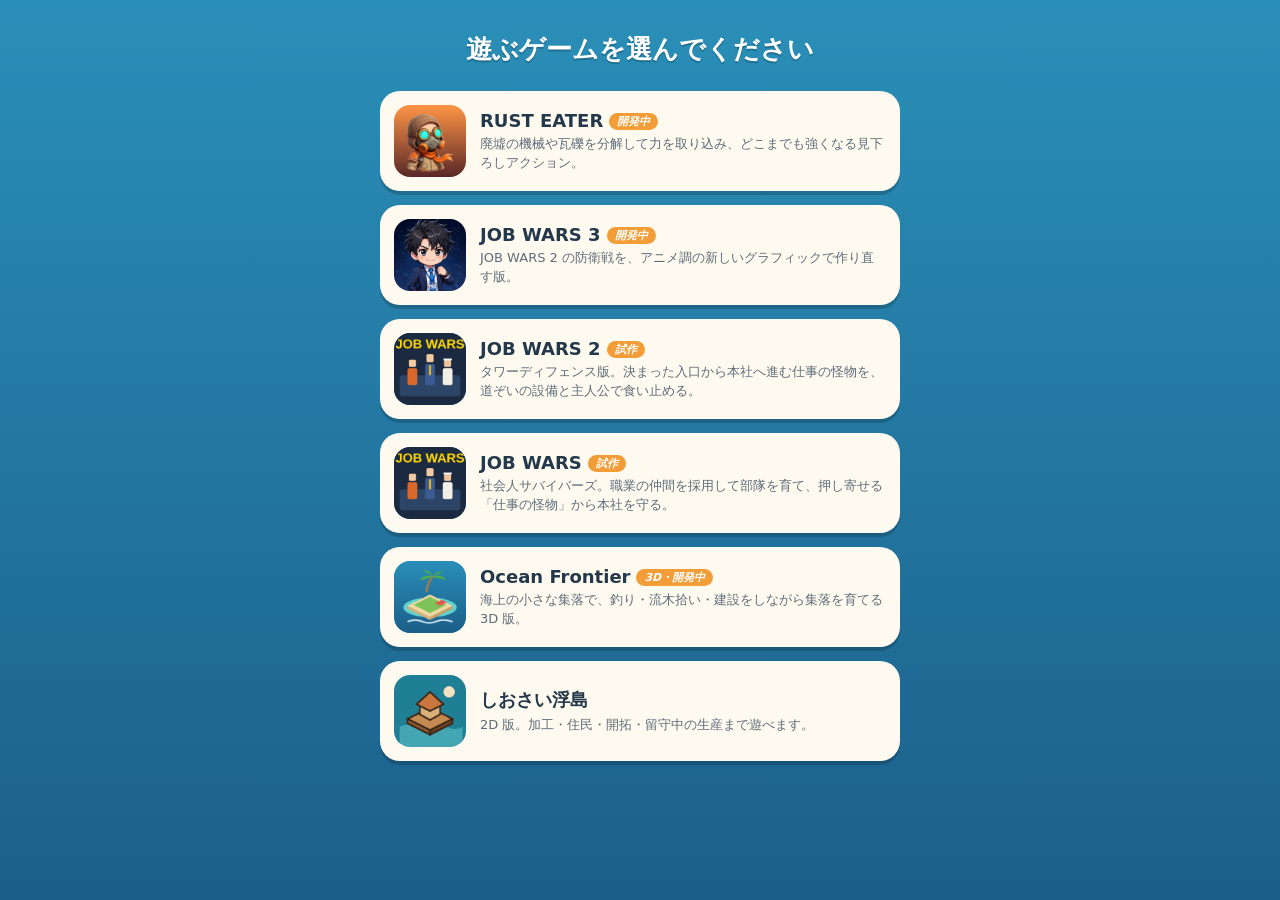
<file: index.html>
<!doctype html>
<html lang="ja">
  <head>
    <meta charset="UTF-8" />
    <meta name="viewport" content="width=device-width, initial-scale=1, viewport-fit=cover" />
    <meta name="theme-color" content="#1b5f8a" />
    <title>keijir のゲーム</title>
    <link rel="icon" href="./ocean/icon.svg" type="image/svg+xml" />
    <style>
      :root { color-scheme: light; }
      * { box-sizing: border-box; }
      body {
        margin: 0;
        min-height: 100vh;
        font-family: 'Hiragino Maru Gothic ProN', 'Hiragino Sans', 'Noto Sans JP', system-ui, sans-serif;
        background: linear-gradient(#2a8fb8, #1b5f8a);
        color: #23384a;
        padding: calc(env(safe-area-inset-top) + 32px) 16px calc(env(safe-area-inset-bottom) + 32px);
      }
      h1 { color: #fff; text-align: center; margin: 0 0 24px; font-size: 26px; text-shadow: 0 2px 0 rgba(0, 0, 0, 0.2); }
      main { max-width: 520px; margin: 0 auto; display: flex; flex-direction: column; gap: 14px; }
      a.game {
        display: flex;
        gap: 14px;
        align-items: center;
        padding: 14px;
        border-radius: 20px;
        background: #fffaf0;
        color: inherit;
        text-decoration: none;
        box-shadow: 0 4px 0 rgba(0, 0, 0, 0.18);
      }
      a.game:active { transform: translateY(2px); box-shadow: 0 2px 0 rgba(0, 0, 0, 0.18); }
      a.game img { width: 72px; height: 72px; border-radius: 16px; flex: none; background: #2a8fb8; }
      a.game strong { display: block; font-size: 18px; }
      a.game span { display: block; font-size: 13px; color: #5d6d79; margin-top: 4px; line-height: 1.45; }
      .badge { display: inline-block; font-size: 11px; background: #f29d38; color: #fff; border-radius: 999px; padding: 1px 8px; margin-left: 6px; vertical-align: 2px; }
    </style>
  </head>
  <body>
    <h1>遊ぶゲームを選んでください</h1>
    <main>
      <a class="game" href="./hero/">
        <img src="./hero/icon-192.png" alt="" />
        <div><strong>RUST EATER<em class="badge">開発中</em></strong><span>廃墟の機械や瓦礫を分解して力を取り込み、どこまでも強くなる見下ろしアクション。</span></div>
      </a>
      <a class="game" href="./jobwars3/">
        <img src="./jobwars3/icon-192.png?v=2" alt="" />
        <div><strong>JOB WARS 3<em class="badge">開発中</em></strong><span>JOB WARS 2 の防衛戦を、アニメ調の新しいグラフィックで作り直す版。</span></div>
      </a>
      <a class="game" href="./jobwars2/">
        <img src="./jobwars2/icon-192.png" alt="" />
        <div><strong>JOB WARS 2<em class="badge">試作</em></strong><span>タワーディフェンス版。決まった入口から本社へ進む仕事の怪物を、道ぞいの設備と主人公で食い止める。</span></div>
      </a>
      <a class="game" href="./jobwars/">
        <img src="./jobwars/icon-192.png" alt="" />
        <div><strong>JOB WARS<em class="badge">試作</em></strong><span>社会人サバイバーズ。職業の仲間を採用して部隊を育て、押し寄せる「仕事の怪物」から本社を守る。</span></div>
      </a>
      <a class="game" href="./ocean/">
        <img src="./ocean/icon-192.png" alt="" />
        <div><strong>Ocean Frontier<em class="badge">3D・開発中</em></strong><span>海上の小さな集落で、釣り・流木拾い・建設をしながら集落を育てる 3D 版。</span></div>
      </a>
      <a class="game" href="./ukishima/">
        <img src="./ukishima/icon-192.png" alt="" />
        <div><strong>しおさい浮島</strong><span>2D 版。加工・住民・開拓・留守中の生産まで遊べます。</span></div>
      </a>
    </main>
  </body>
</html>
</file>
